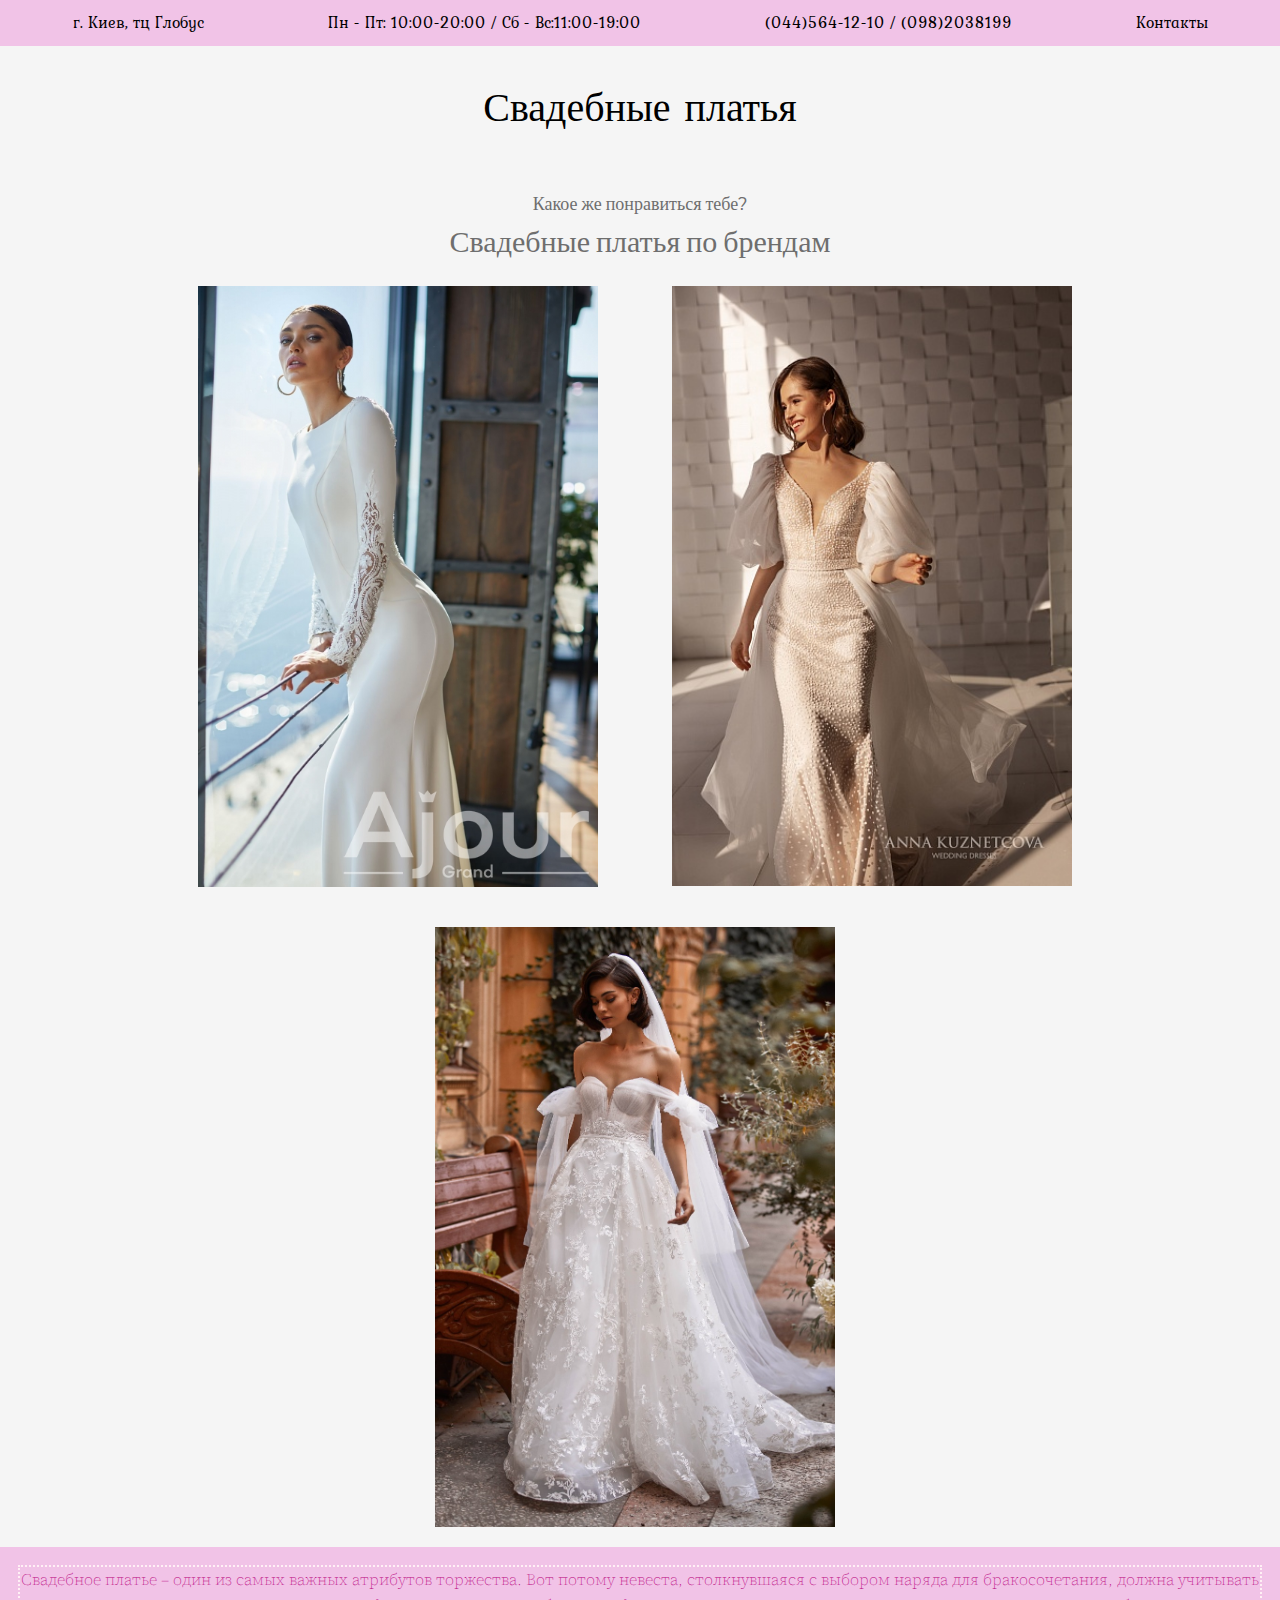
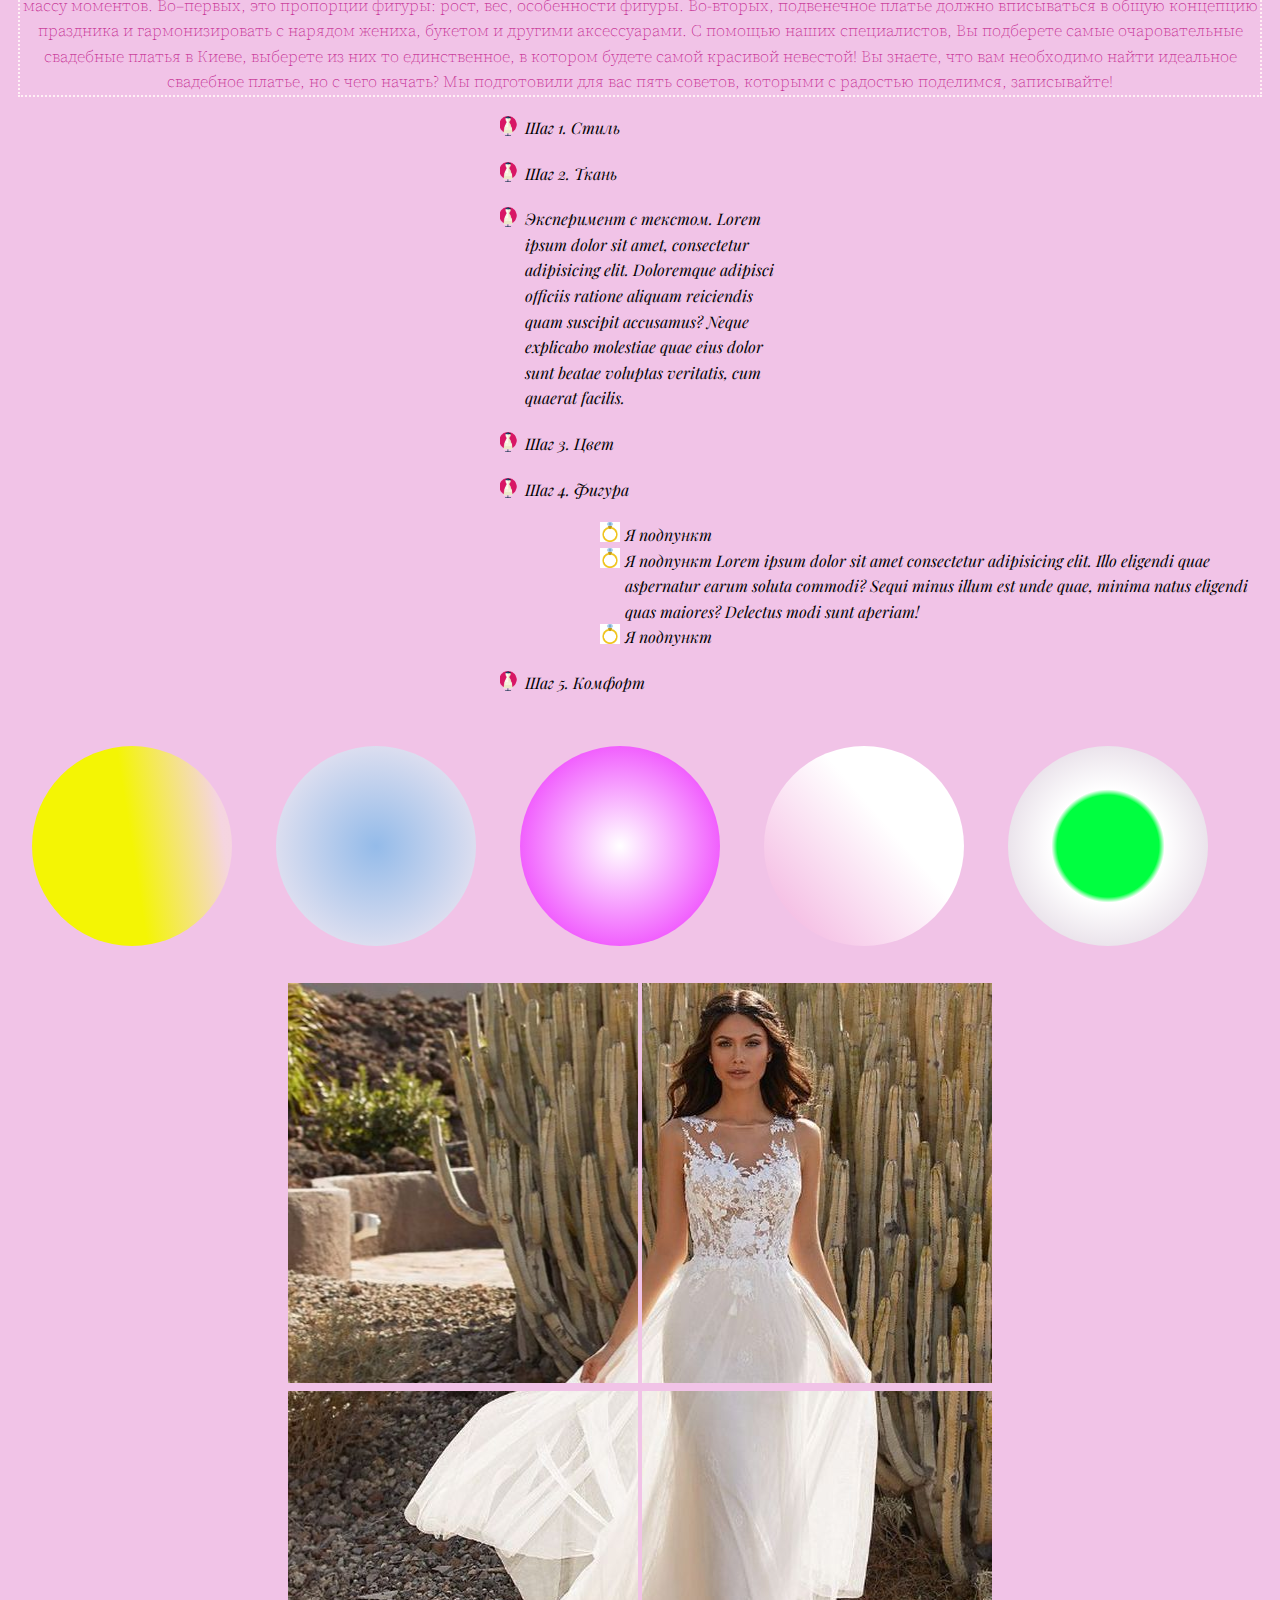
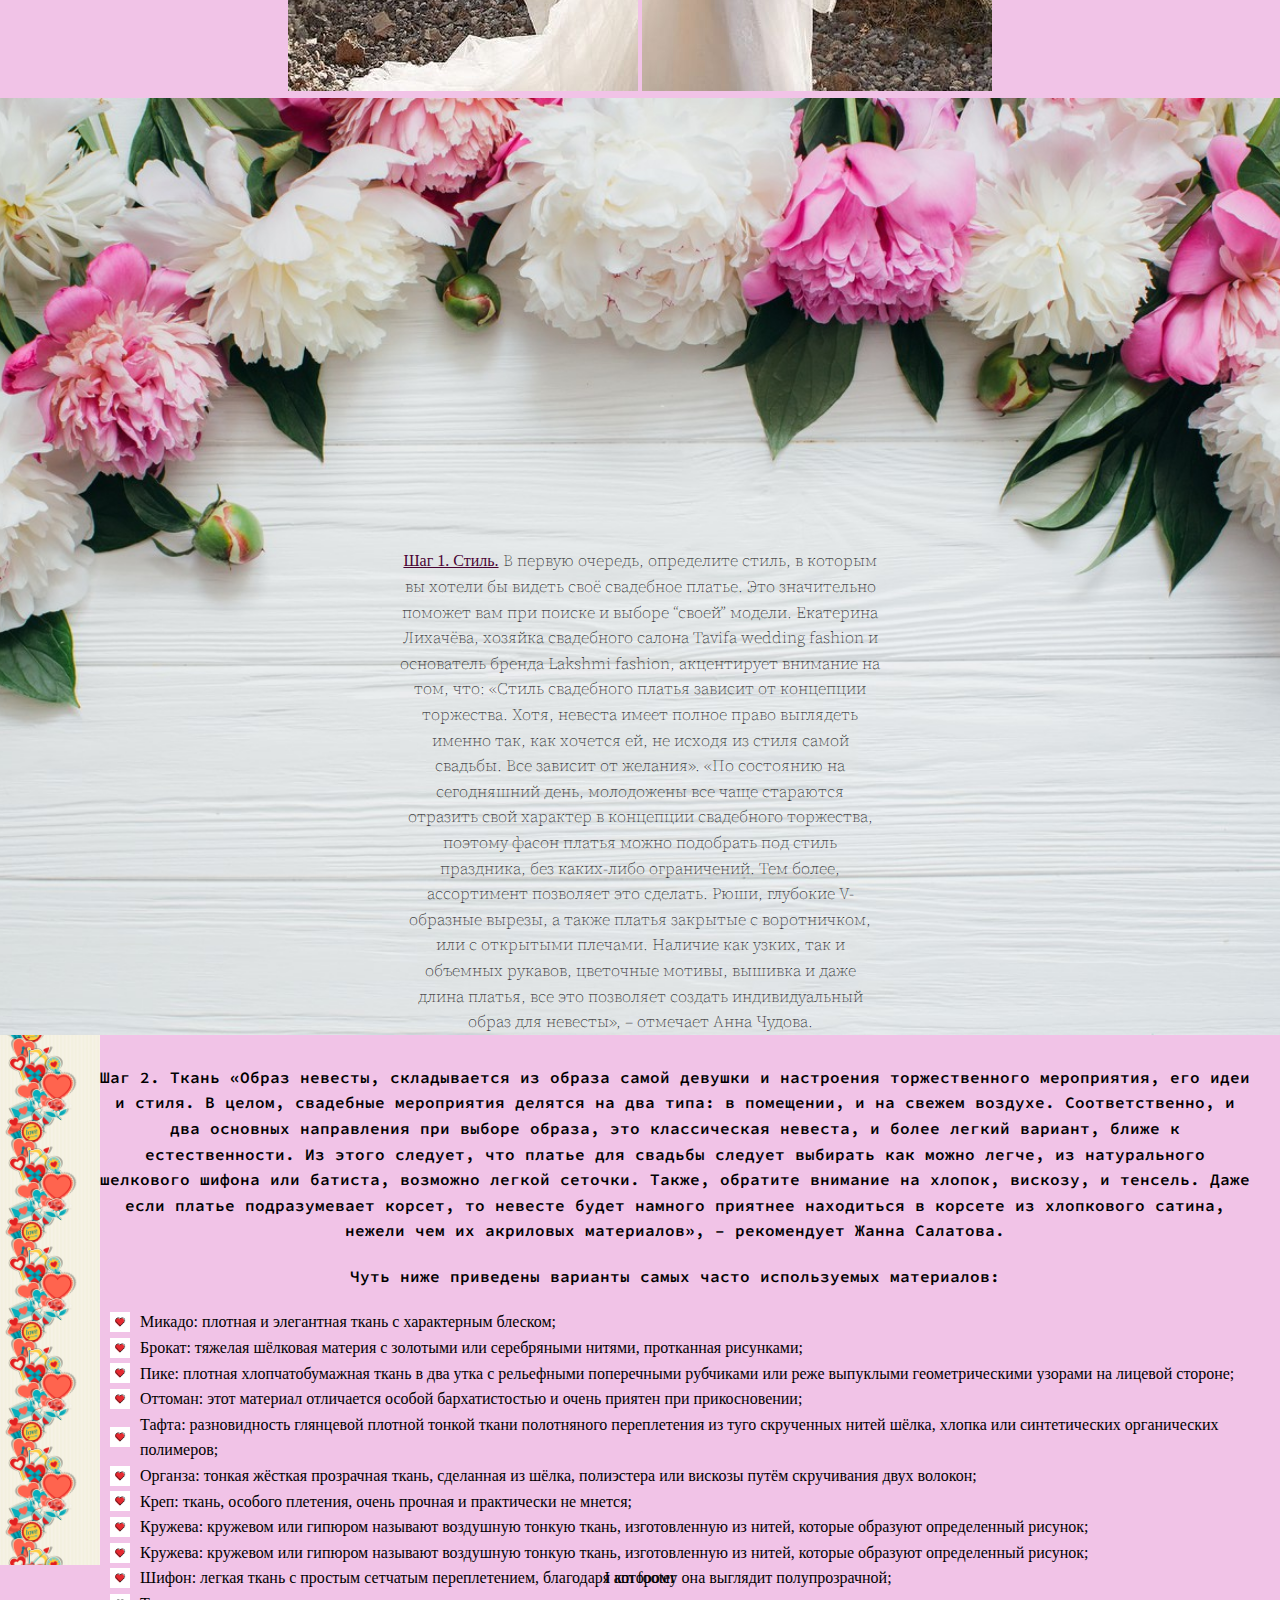
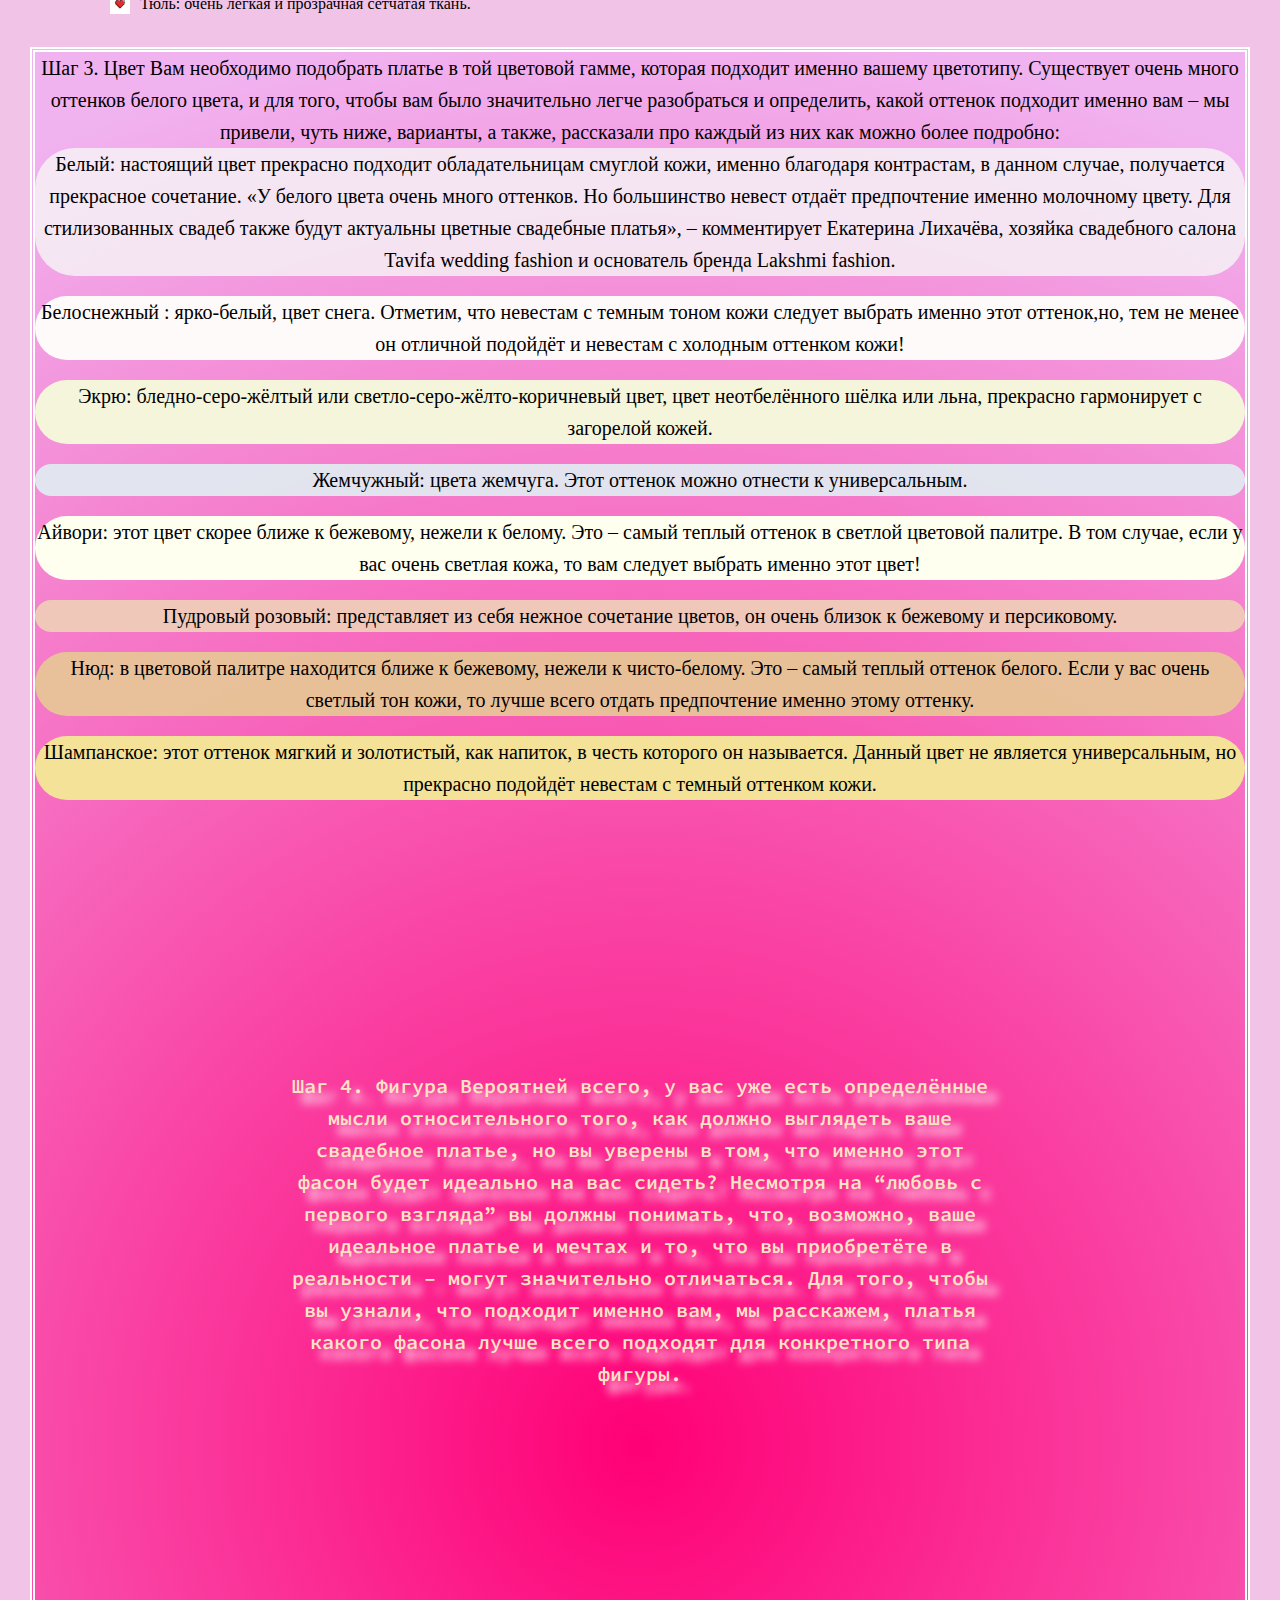
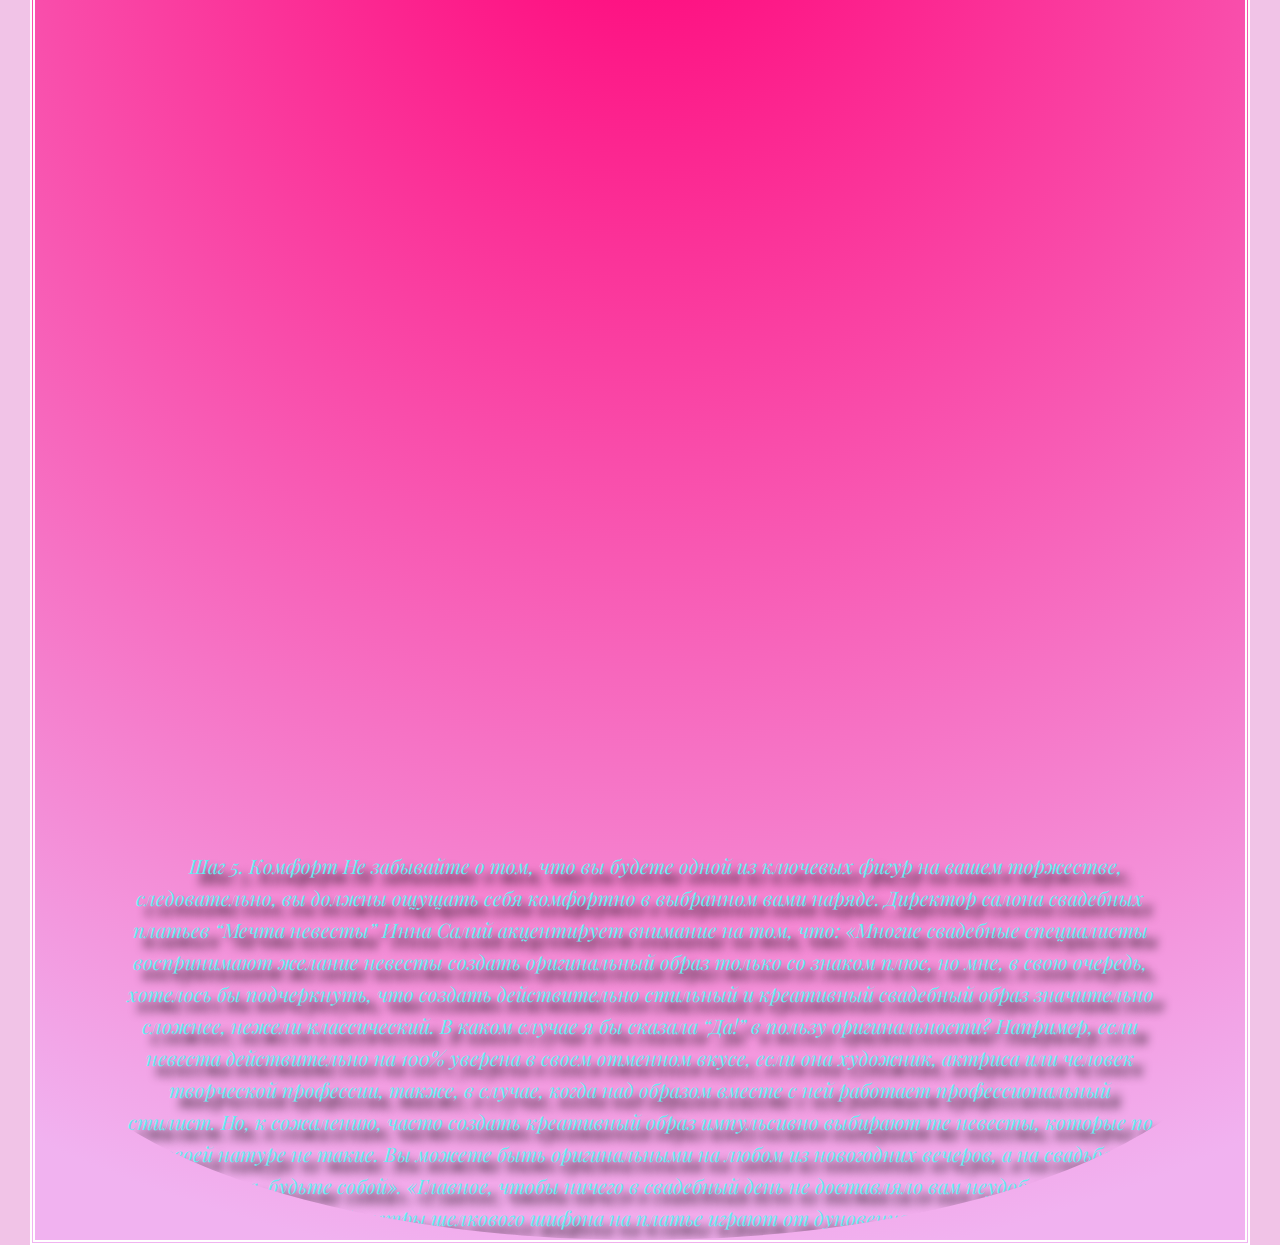
<file: index.html>
<!DOCTYPE html>
<html lang="en">
<head>
   <meta charset="UTF-8">
   <meta http-equiv="X-UA-Compatible" content="IE=edge">
   <meta name="viewport" content="width=device-width, initial-scale=1.0">
   <link rel="stylesheet" href="css/style.css">
   <title>Свадебные платья</title>
</head>
<body class="body-1"> 
   <div class="wrapper-1">
      <header class="header">
         <nav class="navigation">
               <ul class="list">
                  <li class="item">г. Киев, тц Глобус</li>
                  <li class="item">Пн - Пт: 10:00-20:00 / Сб - Вс:11:00-19:00</li>
                  <li class="item">(044)564-12-10 / (098)2038199</li>
                  <li class="item">Контакты</li>
               </ul>
         </nav>
      </header>
      <main>
<div class="special">
            <h1>Свадебные платья</h1>
            <p class="section-1">Какое же понравиться тебе?</p>
            <p class="section-2">Свадебные платья по брендам</p>
            <img src="image/01235-Perfect choice (1).600x800w.jpeg" alt="dress_1">
            <img src="image/impero_2000_10.jpeg" alt="dress_3">
            <img src="image/preview-e03763a4c453f8cdb721d95ccf86efdb.jpeg" alt="dress_3">
</div>
<p class="section-3">Свадебное платье – один из самых важных атрибутов торжества. Вот потому невеста, столкнувшаяся с выбором наряда для бракосочетания, должна учитывать массу моментов. Во–первых, это пропорции фигуры: рост, вес, особенности фигуры. Во-вторых, подвенечное платье должно вписываться в общую концепцию праздника и гармонизировать с нарядом жениха, букетом и другими аксессуарами. С помощью наших специалистов, Вы подберете самые очаровательные свадебные платья в Киеве, выберете из них то единственное, в котором будете самой красивой невестой! Вы знаете, что вам необходимо найти идеальное свадебное платье, но с чего начать? Мы подготовили для вас пять советов, которыми с радостью поделимся, записывайте!</p>
<ul class="list-2">
   <li class="item-2">Шаг 1. Стиль </li>
   <li class="item-2">Шаг 2. Ткань</li>
   <li class="item-2">Эксперимент с текстом. Lorem ipsum dolor sit amet, consectetur adipisicing elit. Doloremque adipisci officiis ratione aliquam reiciendis quam suscipit accusamus? Neque explicabo molestiae quae eius dolor sunt beatae voluptas veritatis, cum quaerat facilis.</li>
   <li class="item-2">Шаг 3. Цвет</li>
   <li class="item-2">Шаг 4. Фигура</li>
   <ul class="sub-list-2">
      <li class="sub-item-2">Я подпункт</li>
      <li class="sub-item-2">Я подпункт Lorem ipsum dolor sit amet consectetur adipisicing elit. Illo eligendi quae aspernatur earum soluta commodi? Sequi minus illum est unde quae, minima natus eligendi quas maiores? Delectus modi sunt aperiam!</li>
      <li class="sub-item-2">Я подпункт</li>
   </ul>
   <li class="item-2">Шаг 5. Комфорт</li>
</ul>
<div class="circle">
   <div class="circle-1"></div>
   <div class="circle-2"></div>
   <div class="circle-3"></div>
   <div class="circle-4"></div>
   <div class="circle-5"></div>
</div>

<div class="square">
   <div class="square-1"></div>
   <div class="square-2"></div>
   <p>
      <div class="square-3"></div>
      <div class="square-4"></div>
   </p>
</div>
<div class="over-section-4">
   <p class="section-4"> <span class="section-4-1">Шаг 1. Стиль.</span> В первую очередь, определите стиль, в которым вы хотели бы видеть своё свадебное платье. Это значительно поможет вам при поиске и выборе “своей” модели. Екатерина Лихачёва, хозяйка свадебного салона Tavifa wedding fashion и основатель бренда Lakshmi fashion, акцентирует внимание на том, что: «Стиль свадебного платья зависит от концепции торжества. Хотя, невеста имеет полное право выглядеть именно так, как хочется ей, не исходя из стиля самой свадьбы. Все зависит от желания». «По состоянию на сегодняшний день, молодожены все чаще стараются отразить свой характер в концепции свадебного торжества, поэтому фасон платья можно подобрать под стиль праздника, без каких-либо ограничений. Тем более, ассортимент позволяет это сделать. Рюши, глубокие V-образные вырезы, а также платья закрытые с воротничком, или с открытыми плечами. Наличие как узких, так и объемных рукавов, цветочные мотивы, вышивка и даже длина платья, все это позволяет создать индивидуальный образ для невесты», – отмечает Анна Чудова.</p></div>

<div class="over-section-5">
   <p class="section-5"> <span class="section-5-1">Шаг 2. Ткань</span>
   «Образ невесты, складывается из образа самой девушки и настроения торжественного мероприятия, его идеи и стиля. В целом, свадебные мероприятия делятся на два типа: в помещении, и на свежем воздухе. Соответственно, и два основных направления при выборе образа, это классическая невеста, и более легкий вариант, ближе к естественности. Из этого следует, что платье для свадьбы следует выбирать как можно легче, из натурального шелкового шифона или батиста, возможно легкой сеточки. Также, обратите внимание на хлопок, вискозу, и тенсель. Даже если платье подразумевает корсет, то невесте будет намного приятнее находиться  в корсете из хлопкового сатина, нежели чем их акриловых материалов», – рекомендует Жанна Салатова.
   </p>
   <p class="section-5">Чуть ниже приведены варианты самых часто используемых материалов:
      <ul class="section-5-list">
         <li class="section-5-subitem">Микадо: плотная и элегантная ткань с характерным блеском;</li>
         <li class="section-5-subitem">Брокат: тяжелая шёлковая материя с золотыми или серебряными нитями, протканная рисунками;</li>
         <li class="section-5-subitem">Пике: плотная хлопчатобумажная ткань в два утка с рельефными поперечными рубчиками или реже выпуклыми геометрическими узорами на лицевой стороне;</li>
         <li class="section-5-subitem">Оттоман: этот материал отличается особой бархатистостью и очень приятен при прикосновении;</li>
         <li class="section-5-subitem">Тафта: разновидность глянцевой плотной тонкой ткани полотняного переплетения из туго скрученных нитей шёлка, хлопка или синтетических органических полимеров;</li>
         <li class="section-5-subitem">Органза: тонкая жёсткая прозрачная ткань, сделанная из шёлка, полиэстера или вискозы путём скручивания двух волокон;</li>
         <li class="section-5-subitem">Креп: ткань, особого плетения, очень прочная и практически не мнется;</li>
         <li class="section-5-subitem">Кружева: кружевом или гипюром называют воздушную тонкую ткань, изготовленную из нитей, которые образуют определенный рисунок;</li>
         <li class="section-5-subitem">Кружева: кружевом или гипюром называют воздушную тонкую ткань, изготовленную из нитей, которые образуют определенный рисунок;
         </li>
         <li class="section-5-subitem"> Шифон: легкая ткань с простым сетчатым переплетением, благодаря которому она выглядит полупрозрачной;</li>
         <li class="section-5-subitem">Тюль: очень легкая и прозрачная сетчатая ткань.</li>
      </ul>
      </p>

      <div class="oversection-6">
         <p class="section-6">
            Шаг 3. Цвет
            Вам необходимо подобрать платье в той цветовой гамме, которая подходит именно вашему цветотипу. Существует очень много оттенков белого цвета, и для того, чтобы вам было значительно легче разобраться и определить, какой оттенок подходит именно вам – мы привели, чуть ниже, варианты, а также, рассказали про каждый из них как можно более подробно:
            <ul> 
               <li class="section-6-item-1">Белый: настоящий цвет прекрасно подходит обладательницам смуглой кожи, именно благодаря контрастам, в данном случае, получается прекрасное сочетание. «У белого цвета очень много оттенков. Но большинство невест отдаёт предпочтение именно молочному цвету. Для стилизованных свадеб также будут актуальны цветные свадебные платья», – комментирует Екатерина Лихачёва, хозяйка свадебного салона Tavifa wedding fashion и основатель бренда Lakshmi fashion.</li>
               <li class="section-6-item-2">Белоснежный : ярко-белый, цвет снега. Отметим, что невестам с темным тоном кожи следует выбрать именно этот оттенок,но, тем не менее он отличной подойдёт и невестам с холодным оттенком кожи!</li>
               <li class="section-6-item-3">Экрю: бледно-серо-жёлтый или светло-серо-жёлто-коричневый цвет, цвет неотбелённого шёлка или льна, прекрасно гармонирует с загорелой кожей.</li>
               <li class="section-6-item-4">Жемчужный: цвета жемчуга. Этот оттенок можно отнести к универсальным.</li>
               <li class="section-6-item-5">Айвори: этот цвет скорее ближе к бежевому, нежели к белому. Это – самый теплый оттенок в светлой цветовой палитре. В том случае, если у вас очень светлая кожа, то вам следует выбрать именно этот цвет!</li>
               <li class="section-6-item-6">Пудровый розовый: представляет из себя нежное сочетание цветов, он очень близок к бежевому и персиковому.</li>
               <li class="section-6-item-7">Нюд: в цветовой палитре находится ближе к бежевому, нежели к чисто-белому. Это – самый теплый оттенок белого. Если у вас очень светлый тон кожи, то лучше всего отдать предпочтение именно этому оттенку.</li>
               <li class="section-6-item-8">Шампанское:  этот оттенок мягкий и золотистый, как напиток, в честь которого он называется. Данный цвет не является универсальным, но прекрасно подойдёт невестам с темный оттенком кожи.</li>
            </ul>
         </p>
         <div class="experiment">Шаг 4. Фигура
            Вероятней всего, у вас уже есть определённые мысли относительного того, как должно выглядеть ваше свадебное платье, но вы уверены в том, что именно этот фасон будет идеально на вас сидеть? Несмотря на “любовь с первого взгляда” вы должны понимать, что, возможно, ваше идеальное платье и мечтах и то, что вы приобретёте в реальности – могут значительно отличаться. Для того, чтобы вы узнали, что подходит именно вам, мы расскажем, платья какого фасона лучше всего подходят для конкретного типа фигуры.</div>
         <p class="comfort">Шаг 5. Комфорт 
            Не забывайте  о том, что вы будете одной из ключевых фигур на вашем торжестве, следовательно, вы должны ощущать себя комфортно в выбранном вами наряде. Директор салона свадебных платьев “Мечта невесты” Инна Салий акцентирует внимание на том, что: «Многие свадебные специалисты воспринимают желание невесты создать оригинальный образ только со знаком плюс, но мне, в свою очередь, хотелось бы подчеркнуть, что создать действительно стильный и креативный свадебный образ значительно сложнее, нежели классический. В каком случае я бы сказала “Да!” в пользу оригинальности? Например, если невеста действительно на 100% уверена в своем отменном вкусе, если она художник, актриса или человек творческой профессии, также, в случае, когда над образом вместе с ней работает профессиональный стилист. Но, к сожалению, часто создать креативный образ импульсивно выбирают те невесты, которые по своей натуре не такие. Вы можете быть оригинальными на любом из новогодних вечеров, а на свадьбе, пожалуйста, будьте собой». «Главное, чтобы ничего в свадебный день не доставляло вам неудобств. Я вижу невесту именно такой: метры шелкового шифона на платье играют от дуновения теплого ветра, волосы с легкими волнами, естественный сияющий макияж и счастливая улыбка», – комментирует свадебный профессионал Жанна Салатова. </p>
      </div>
</div>


      </main>
      <footer>I am footer </footer>
   </div>
   
</body>
</html>
</file>
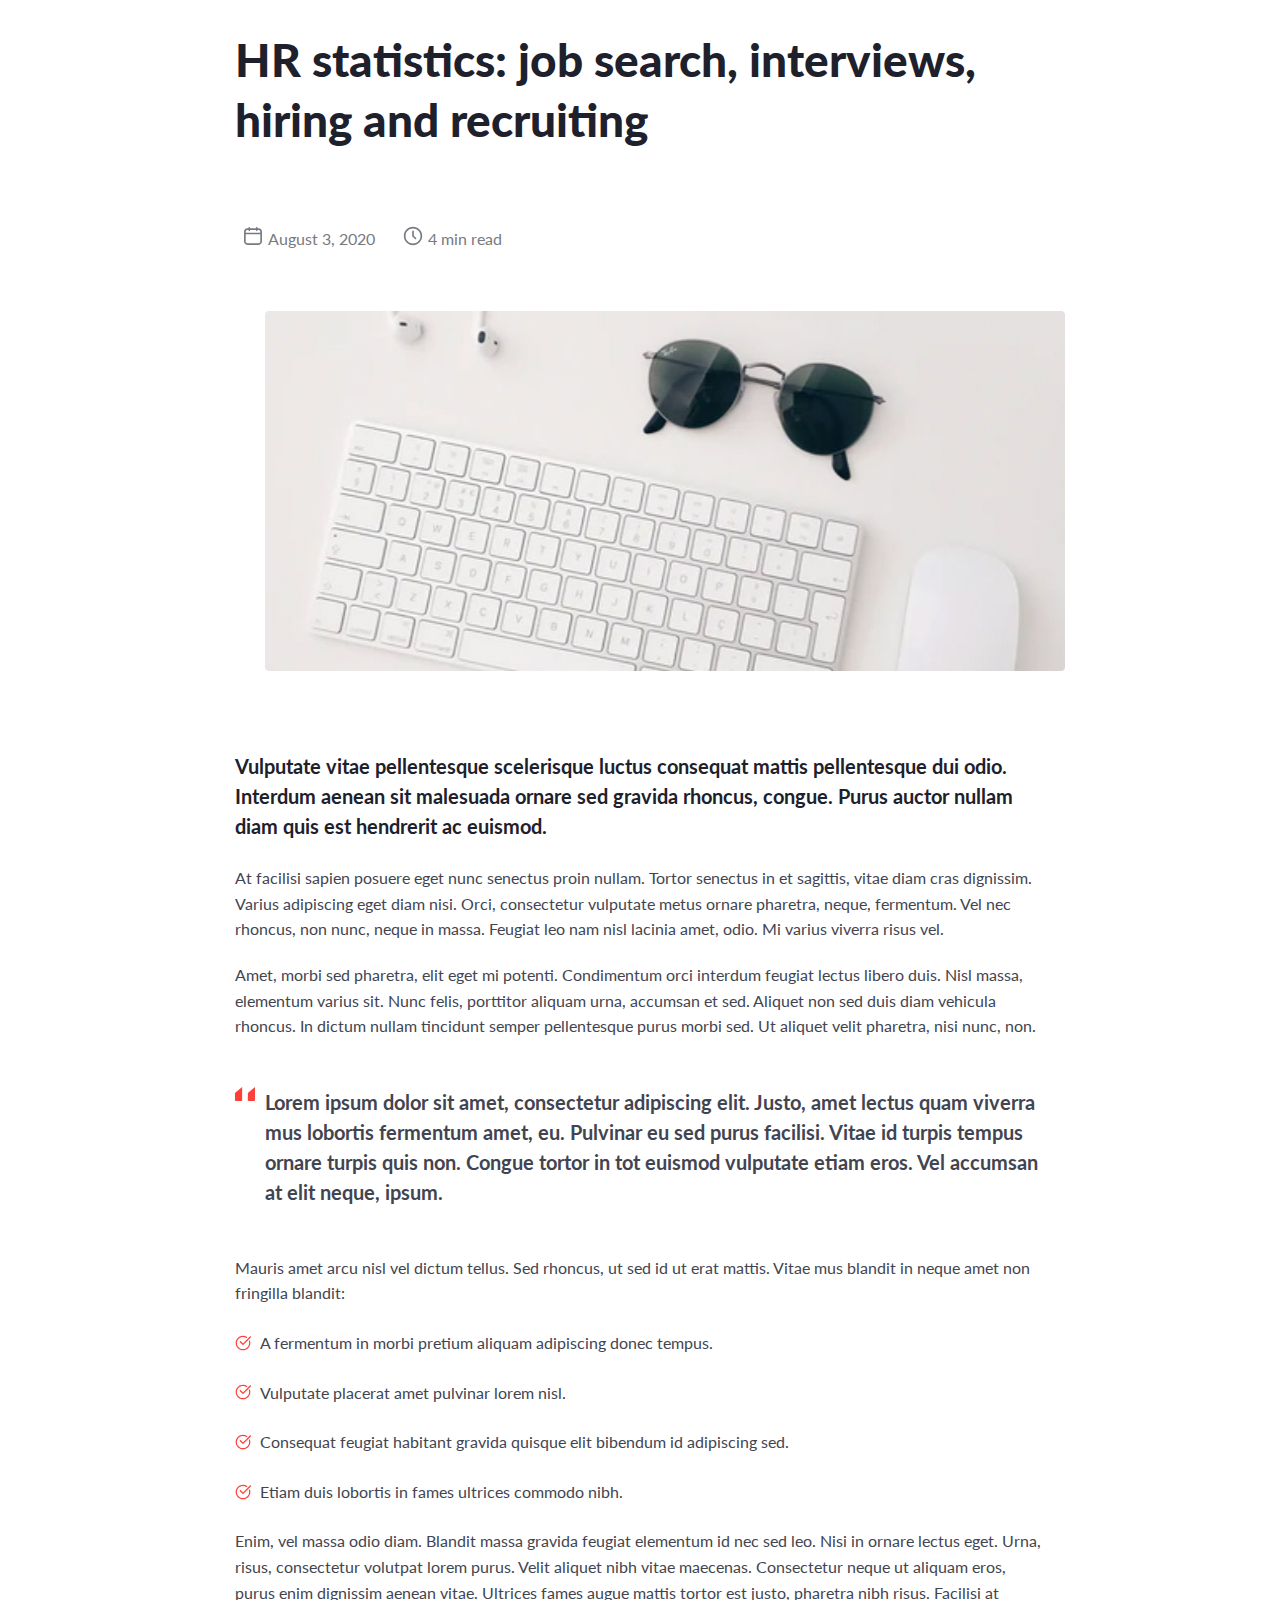
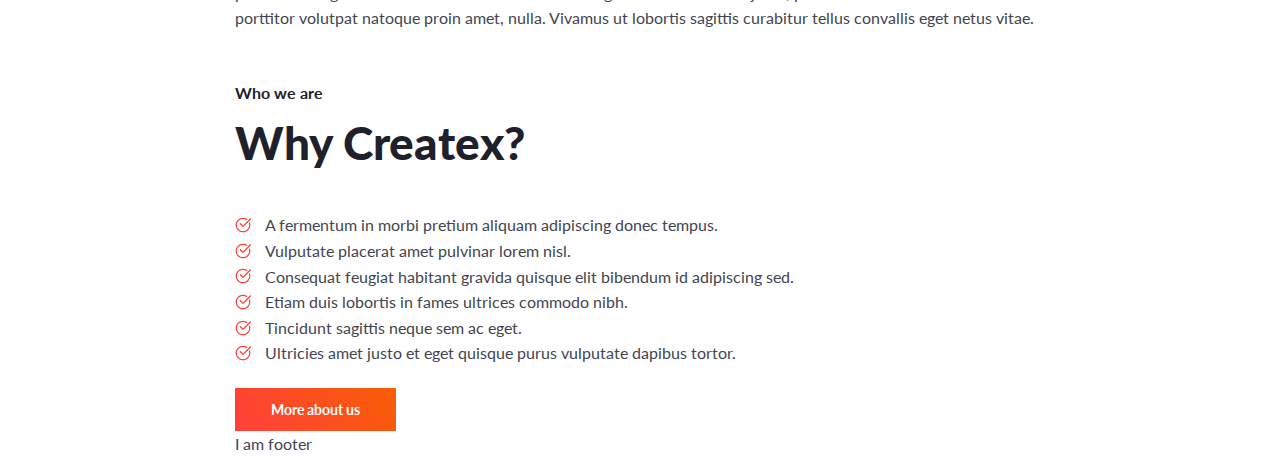
<file: maket.html>
<!DOCTYPE html>
<html lang="en">
<head>
   <meta charset="UTF-8">
   <meta http-equiv="X-UA-Compatible" content="IE=edge">
   <meta name="viewport" content="width=device-width, initial-scale=1.0">
   <link rel="stylesheet" href="css/style.css">
   <title>Maket</title>
</head>
<body class="body-2">
   <div class="wrapper">
      <header> <h1 class="header-2">HR statistics: job search,  interviews, hiring and recruiting</h1>
         <nav>
            <ul>
               <li class="second-subtitle-1" >August 3, 2020</li>
               <li class="second-subtitle-2">4 min read</li>
            </ul>
         </nav>
      </header>
      <main>
         <img class="laptop" src="image/image.png" alt="laptop">
         <p class="text-1">Vulputate vitae pellentesque scelerisque luctus consequat mattis pellentesque dui odio. Interdum aenean sit malesuada ornare sed gravida rhoncus, congue. Purus auctor nullam diam quis est hendrerit ac euismod.</p>
         <p class="text-2">At facilisi sapien posuere eget nunc senectus proin nullam. Tortor senectus in et sagittis, vitae diam cras dignissim. Varius adipiscing eget diam nisi. Orci, consectetur vulputate metus ornare pharetra, neque, fermentum. Vel nec rhoncus, non nunc, neque in massa. Feugiat leo nam nisl lacinia amet, odio. Mi varius viverra risus vel.</p>
         <p class="text-3" >Amet, morbi sed pharetra, elit eget mi potenti. Condimentum orci interdum feugiat lectus libero duis. Nisl massa, elementum varius sit. Nunc felis, porttitor aliquam urna, accumsan et sed. Aliquet non sed duis diam vehicula rhoncus. In dictum nullam tincidunt semper pellentesque purus morbi sed. Ut aliquet velit pharetra, nisi nunc, non.</p>
         <p class="text-4">Lorem ipsum dolor sit amet, consectetur adipiscing elit. Justo, amet lectus quam viverra mus lobortis fermentum amet, eu. Pulvinar eu sed purus  facilisi. Vitae id turpis tempus ornare turpis quis non. Congue tortor in tot euismod vulputate etiam eros. Vel accumsan at elit neque, ipsum.</p>
         <p class="text-5">Mauris amet arcu nisl vel dictum tellus. Sed rhoncus, ut sed id ut erat mattis. Vitae mus blandit in neque amet non fringilla blandit:</p>
         <ul>
            <li class="line">A fermentum in morbi pretium aliquam adipiscing donec tempus.</li>
            <li class="line">Vulputate placerat amet pulvinar lorem nisl.</li>
            <li class="line">Consequat feugiat habitant gravida quisque elit bibendum id adipiscing sed.</li>
            <li class="line">Etiam duis lobortis in fames ultrices commodo nibh.</li>
         </ul>
         <p>Enim, vel massa odio diam. Blandit massa gravida feugiat elementum id nec sed leo. Nisi in ornare lectus eget. Urna, risus, consectetur volutpat lorem purus. Velit aliquet nibh vitae maecenas. Consectetur neque ut aliquam eros, purus enim dignissim aenean vitae. Ultrices fames augue mattis tortor est justo, pharetra nibh risus. Facilisi at porttitor volutpat natoque proin amet, nulla. Vivamus ut lobortis sagittis curabitur tellus convallis eget netus vitae.</p>
            <p class="who">Who we are</p>
            <p class="why">Why Createx?</p>
            <ul>
               <li class="idea">A fermentum in morbi pretium aliquam adipiscing donec tempus.</li>
               <li class="idea">Vulputate placerat amet pulvinar lorem nisl.  </li>
               <li class="idea">Consequat feugiat habitant gravida quisque elit bibendum id adipiscing sed.</li>
               <li class="idea">Etiam duis lobortis in fames ultrices commodo nibh.</li>
               <li class="idea">Tincidunt sagittis neque sem ac eget.</li>
               <li class="idea">Ultricies amet justo et eget quisque purus vulputate dapibus tortor.</li>
            </ul>
            <div class="button">More about us</div>
      </main>
      <footer> I am footer </footer>
   </div>
</body>
</html>
</file>
<file: css/style.css>
@import url(null.css);

@import url('https://fonts.googleapis.com/css2?family=Kurale&display=swap');
@import url('https://fonts.googleapis.com/css2?family=Julius+Sans+One&display=swap');
@import url('https://fonts.googleapis.com/css2?family=Pontano+Sans&display=swap');
@import url('https://fonts.googleapis.com/css2?family=Source+Serif+4:wght@200&display=swap');
@import url('https://fonts.googleapis.com/css2?family=Playfair+Display:ital@1&display=swap');
@import url('https://fonts.googleapis.com/css2?family=Source+Code+Pro:wght@600&display=swap');
@import url('https://fonts.googleapis.com/css2?family=Lato:wght@400;700;900&display=swap');

.wrapper{
   display: block;
   height: 100%;
}

.body-1{
   background-color: rgba(240, 193, 230, 0.966);
   line-height: 1.6;
   font-size: 16px;
   text-align: center;
}

.list .item{
   display: inline-block;
   padding: 10px 60px;
   font-family: "Kurale";
   font-weight: 400;
   font-style: normal;
}
.special{
   background-color: whitesmoke;
}

h1{
font-family: "Julius Sans One";
font-weight: 400;
font-style: normal;
font-size: 40px;
padding-top: 30px;
padding-bottom: 50px;
}

.section-1{
   font-family: "Pontano Sans";
   font-weight: 400;
   font-style: normal;
   font-size: 18px;
   color: rgb(110, 110, 110);
}

.section-2{
   font-family: "Pontano Sans";
   font-weight: 400;
   font-style: normal;
   font-size: 30px;
   color: rgb(110, 110, 110);
}

img{
   width: 400px;
   margin: 20px 40px 20px 30px;
}

.section-3{
   font-family: "Source Serif 4";
   font-style: normal;
   font-weight: 200;
   margin: 20px;
   color: rgb(185, 0, 124);
   outline: 2px dotted lavenderblush;
}


.list-2 .item-2{
   font-family: "Playfair Display";
   font-weight: 400;
   font-style: italic;
}

.item-2{
   background: url("../image/188698.svg.png") -2px 1px / 20px no-repeat;
   text-align: left;
   padding: 0px 0px 0px 25px;
   margin: 20px 500px;
}

.sub-item-2{
   font-family: "Playfair Display";
   font-weight: 400;
   font-style: italic;
   background: url(../image/ring.svg.png) 0 0 / 20px no-repeat;
   text-align: left;
   padding-left: 25px;
   margin-left: 600px;
}

.circle{
   max-height: 500px;
}
.circle-1{
   background: rgb(254,255,207);
   background: linear-gradient(261deg, rgba(254,255,207,0.29735644257703087) 10%, rgba(244,245,4,1) 50%);
   width: 200px;
   height: 200px;
   border-radius: 50%;
   overflow: hidden;
   display: inline-block;
   margin: 30px 40px 30px auto;
}
.circle-2{
   background: rgb(148,187,233);
   background: radial-gradient(circle, rgba(148,187,233,1) 0%, rgba(249,236,242,1) 100%);
   width: 200px;
   height: 200px;
   border-radius: 50%;
   overflow: hidden;
   display: inline-block;
   margin: 30px 40px 30px auto;
}
.circle-3{
   background: rgb(255,255,255);
   background: radial-gradient(circle, rgba(255,255,255,1) 0%, rgba(235,29,253,1) 100%);
   width: 200px;
   height: 200px;
   border-radius: 50%;
   overflow: hidden;
   display: inline-block;
   margin: 30px 40px 30px auto;
}
.circle-4{
   background: rgb(255,255,255);
   background: linear-gradient(49deg, rgba(255,255,255,1) 0%, rgba(252,11,145,0.11388305322128855) 0%, rgba(255,255,255,1) 61%);
   width: 200px;
   height: 200px;
   border-radius: 50%;
   overflow: hidden;
   display: inline-block;
   margin: 30px 40px 30px auto;
}

.circle-5{
   background: rgb(0,255,64);
   background: radial-gradient(circle, rgba(0,255,64,1) 36%, rgba(255,255,255,1) 40%, rgba(11,252,104,0.11388305322128855) 100%);
   width: 200px;
   height: 200px;
   border-radius: 50%;
   overflow: hidden;
   display: inline-block;
   margin: 30px 40px 30px auto;
}

.square{
   max-height: 1000px;
}

.square-1{
   background-image: url(../image/pronoviasbritt-mgmt-26768521a9054378b6dee2cae47bc9dc.jpeg);
   background-position: 9% top;
   width: 350px;
   height: 400px;
   display: inline-block;
}
.square-2{
   background-image: url(../image/pronoviasbritt-mgmt-26768521a9054378b6dee2cae47bc9dc.jpeg);
   background-position: right top;
   width: 350px;
   height: 400px;
   display: inline-block;
}

.square-3{
   background-image: url(../image/pronoviasbritt-mgmt-26768521a9054378b6dee2cae47bc9dc.jpeg);
   background-position: left bottom;
   width: 350px;
   height: 300px;
   display: inline-block;
}
.square-4{
   background-image: url(../image/pronoviasbritt-mgmt-26768521a9054378b6dee2cae47bc9dc.jpeg);
   background-position: right bottom;
   width: 350px;
   height: 300px;
   display: inline-block;
}



.over-section-4{
   background: url(../image/peopnies.svg.jpeg) 00 / cover no-repeat;
   background-position: top;
   max-height: 1000px;
}
.section-4{
   font-family: "Source Serif 4";
   font-style: normal;
   font-weight: 200;
   padding-top: 450px;
   padding-left: 400px;
   padding-right: 400px;
}

.section-4-1{
   color: rgb(73, 3, 51);
   font-family: serif;
   text-decoration: underline;
}
.over-section-5{
   background: url(../image/fabric.svg.jpeg);
   background-repeat: repeat-y;
   background-position: left;
   background-size: 100px;
   padding: 30px;
   max-height: 470px;

}
.section-5{
   font-family: "Source Code Pro";
   font-weight: 600;
   font-style: normal;
   padding-left: 70px;
   padding-bottom: 20px;
}
.section-5-subitem{
   background: url(../image/love.png) no-repeat;
   background-position:left;
   background-size: 20px;
   margin-left: 80px;
   text-align: left;
   padding-left: 30px;
}

.oversection-6{
   background: rgb(255,0,118);
   background: radial-gradient(circle, rgba(255,0,118,1) 0%, rgba(241,178,240,1) 94%);
   border: 5px double white;
   margin-top: 30px;
   font-size: 20px;
   margin-bottom: 20px;
}

.section-6-item-1{
   background: rgba(245, 245, 245, 0.808);
   border-radius: 40px;
   margin-bottom: 20px;
}
.section-6-item-2{
   background-color: snow;
   border-radius: 40px;
   margin-bottom: 20px;
}
.section-6-item-3{
   background-color: beige;
   border-radius: 40px;
   margin-bottom: 20px;
}
.section-6-item-4{
   background-color: rgba(223, 241, 243, 0.877);
   border-radius: 40px;
   margin-bottom: 20px;
}
.section-6-item-5{
   background-color: ivory;
   border-radius: 40px;
   margin-bottom: 20px;
}
.section-6-item-6{
   background-color: rgb(240, 200, 185);
   border-radius: 40px;
   margin-bottom: 20px;
}
.section-6-item-7{
   background-color: rgba(231, 194, 151, 0.973);
   border-radius: 40px;
   margin-bottom: 20px;
}
.section-6-item-8{
   background-color: rgb(243, 226, 151);
   border-radius: 40px;
   margin-bottom: 20px;
}

.experiment{
   background: url(../image/shapes.jpeg) center bottom no-repeat , url(../image/ceremony.jpeg) 0 0 / 1500px no-repeat fixed;
   min-width: 300px;
   min-height: 1000px;
   background-attachment: fixed;
   border-radius: 40%;
   font-family: "Source Code Pro";
   font-weight: 600;
   padding: 250px;
   color: bisque;
   text-shadow: 10px 10px 10px rgb(255, 252, 252);
}

.comfort{
   border-radius: 60%;
   overflow: scroll;
   padding: 90px;
   text-indent: 30px;
   max-height: 300px;
   font-family: "Playfair Display";
   font-weight: 400;
   font-style: italic;
   margin-top: 40px;
   outline-color: 30px solid rgb(243, 226, 151);
   color: rgb(98, 237, 241);
   text-shadow: 10px 10px 10px rgb(0, 0, 0);
}





/* ========== maket ========= */


.body-2{
   max-width: 810px;
   margin: 0px auto;
   font-family: "Lato";
   font-weight: 400;
   font-style: normal;
   color: #424551;
   font-size: 16px;
   line-height: 1.6;
}

.header-2{
   font-family: "Lato";
   font-weight: 900;
   font-style: normal;
   font-size: 46px;
   line-height: 1.3;
   color:#1E212C;
}

.second-subtitle-1, 
.second-subtitle-2{
   font-size: 16px;
   line-height: 1.6;
   color: #787A80;
   display: inline-block;
}

.second-subtitle-1{
   background: url(../image/Calendar.svg) 0 0 / 20px no-repeat;
   padding: 0px 0px 0px 25px;
   color: #787A80;
   margin: 26px 24px 40px 8px;
}

.second-subtitle-2{
   background: url(../image/Clock.svg) 0 0 / 20px no-repeat;
   padding: 0px 0px 0px 25px;
   color: #787A80;
}

.laptop{
   width: 800px;
   height: 360px;
}

.text-1{
   font-family: "Lato";
   font-weight: 700;
   font-style: normal;
   font-size: 20px;
   line-height: 1.5;
   color: #1E212C;
   margin: 60px 0px 24px;
}


.text-2{
   margin-bottom: 20px;
}

.text-4{
   font-family: "Lato";
   font-weight: 700;
   font-style: normal;
   font-size: 20px;
   line-height: 1.5;
   margin: 48px 0px;
   background: url(../image/braces.svg) 0 0 / 20px no-repeat;
   padding: 0px 0px 0px 30px;
}

.text-5{
   margin: 48px 0px 24px;
}

.line{
   background: url(../image/check.svg) 00 no-repeat;
   padding-left: 25px;
   margin-bottom: 24px;
}


.who{
   font-family: "Lato";
   font-weight: 700;
   font-style: normal;
   font-size: 16px;
   line-height: 1.5;
   margin-top: 50px;
   color: #1E212C;
}

.why{
   font-family: "Lato";
   font-weight: 900;
   font-style: normal;
   font-size: 46px;
   line-height: 1.3;
   color: #1E212C;
   margin: 8px auto 40px;
}

.idea{
   background: url(../image/check.svg) 00 no-repeat;
   padding-left: 30px;
}

.button{
   background:linear-gradient(55.95deg, #FF3F3A 0%, #F75E05 100%);
   max-width: 161px;
   font-family: "Lato";
   font-weight: 700;
   font-style: normal;
   font-size: 14px;
   line-height: 3.1;
   letter-spacing: 0.5;
   text-align: center;
   color: #FFFFFF;
   margin-top: 22px;
}
</file>
